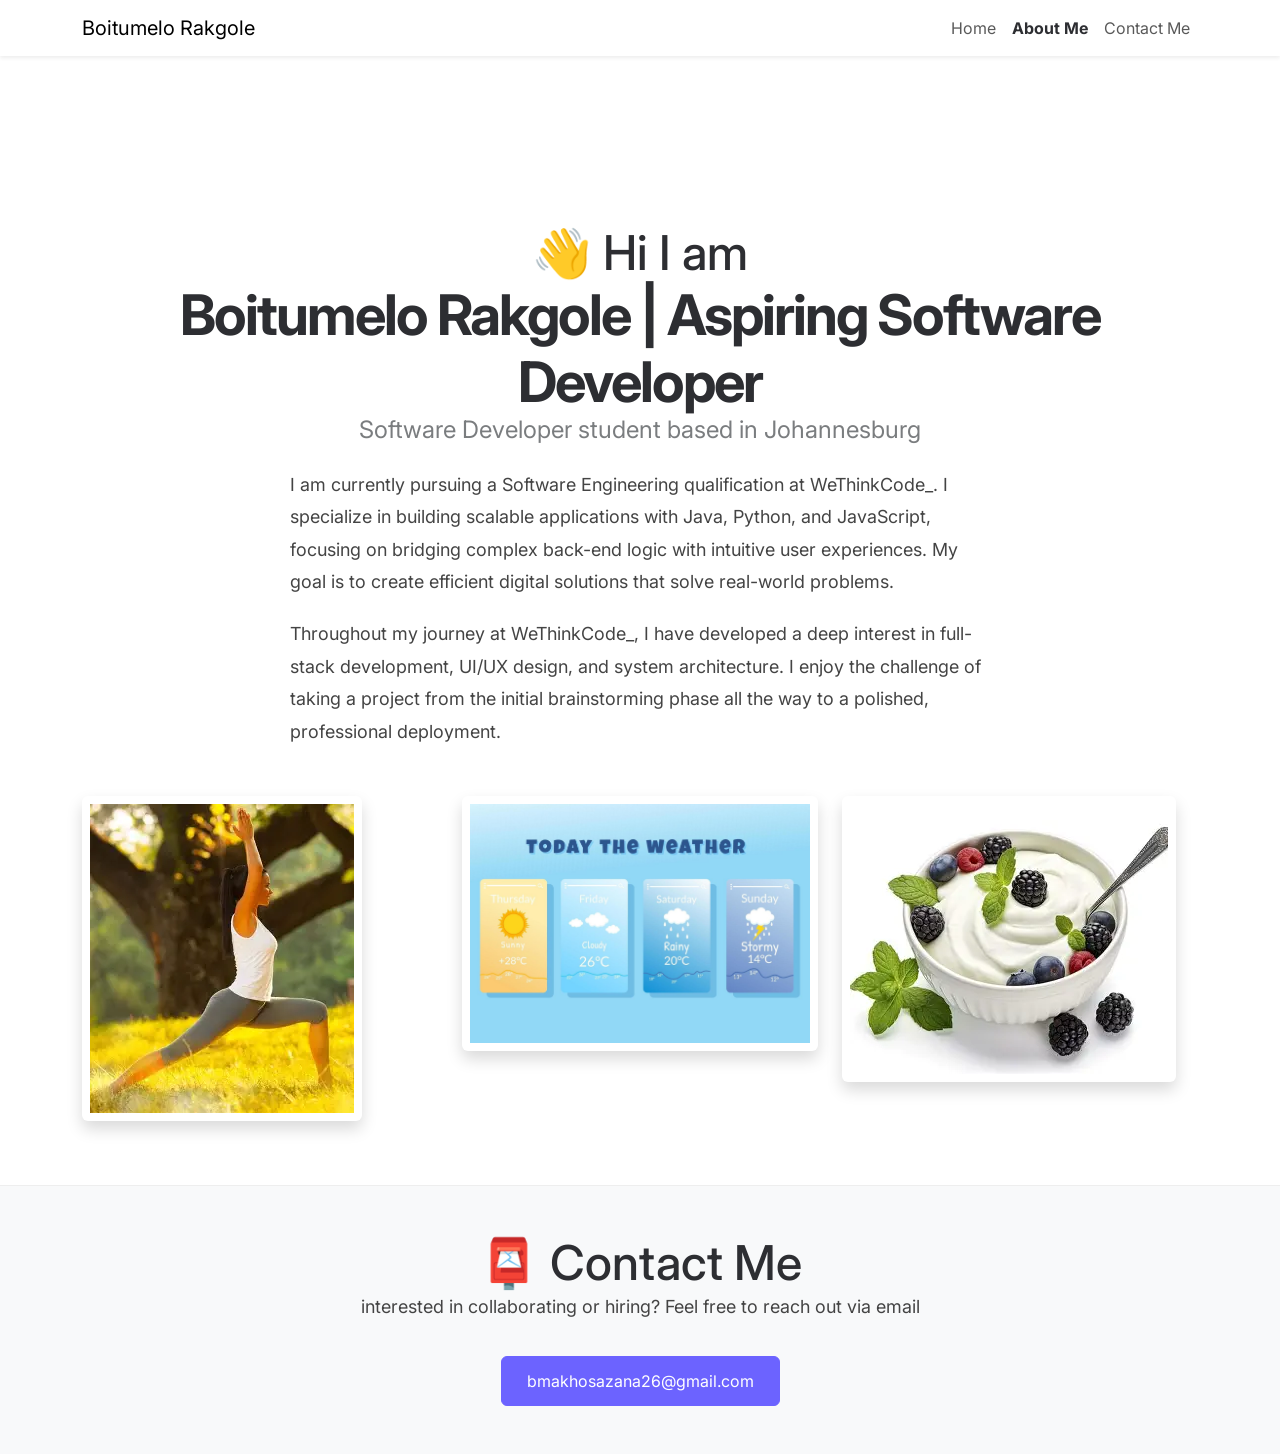
<file: index.html>
<!DOCTYPE html>
<html lang="en">
  <head>
    <link rel="stylesheet" href="style.css">
    <link rel="icon" type="image/png" href="images/favicon.png">
    <link rel="apple-touch-icon" href="images/apple-touch-icon.png">

    <link href="https://cdn.jsdelivr.net/npm/bootstrap@5.3.3/dist/css/bootstrap.min.css" rel="stylesheet" />
    <link rel="stylesheet" href="style.css" /> 
    
    <link rel="preconnect" href="https://fonts.googleapis.com">
    <link rel="preconnect" href="https://fonts.gstatic.com" crossorigin>
    <link href="https://fonts.googleapis.com/css2?family=Inter:wght@400;700&display=swap" rel="stylesheet">

    <meta charset="UTF-8" />
    <meta http-equiv="X-UA-Compatible" content="IE=edge" />
    <meta name="viewport" content="width=device-width, initial-scale=1.0" />
    <meta name="description" content="Portfolio of Boitumelo Rakgole, a Software Development student at WeThinkCode_ specializing in Java, Python, and JavaScript applications.">
    <title>Boitumelo Rakgole | Portfolio</title>

  </head>
  <body>
    <!-- Navigation -->
    <nav
      class="navbar navbar-expand-lg navbar-light bg-light fixed-top shadow-sm"
    >
      <div class="container">
        <!-- Changed branding from Matt Delac to your name -->
        <a class="navbar-brand" href="index.html">Boitumelo Rakgole</a>
        <button
          class="navbar-toggler"
          type="button"
          data-bs-toggle="collapse"
          data-bs-target="#navbarNav"
          aria-controls="navbarNav"
          aria-expanded="false"
          aria-label="Toggle navigation"
        >
          <span class="navbar-toggler-icon"></span>
        </button>
        <div class="collapse navbar-collapse" id="navbarNav">
          <ul class="navbar-nav ms-auto">
            <!-- ms-auto pushes links to the right -->
            <li class="nav-item">
              <a class="nav-link" href="index.html">Home</a>
            </li>
            <li class="nav-item">
              <a class="nav-link active" href="about.html">About Me</a>
            </li>
            <li class="nav-item">
              <a class="nav-link" href="#contact">Contact Me</a>
            </li>
          </ul>
        </div>
      </div>
    </nav>

    <!-- Hero Section -->
    <div class="container text-center mt-5 pt-5">
      <h2 class="mt-5">👋 Hi I am</h2>
      <h1 class="display-4 fw-bold">Boitumelo Rakgole | Aspiring Software Developer</h1>
      <h3 class="text-muted">
        Software Developer student based in Johannesburg
      </h3>

      <div class="about-paragraphs mt-4 mx-auto" style="max-width: 700px">
        <p>
            I am currently pursuing a Software Engineering qualification at WeThinkCode_. I specialize in 
            building scalable applications with Java, Python, and JavaScript, focusing on bridging complex 
            back-end logic with intuitive user experiences. My goal is to create efficient digital solutions 
            that solve real-world problems.
        </p>
        <p>
            Throughout my journey at WeThinkCode_, I have developed a deep interest in full-stack development, 
            UI/UX design, and system architecture. I enjoy the challenge of taking a project from the 
            initial brainstorming phase all the way to a polished, professional deployment.
        </p>
      </div>
    </div>

    <!-- Projects Grid -->
    <div class="container mt-5">
      <div class="row">
        <div class="col-sm-4 mb-3">
          <img
            src="images/yoga.webp"
            class="img-fluid p-2 shadow rounded"
            alt="Project 1"
          />
        </div>
        <div class="col-sm-4 mb-3">
          <img
            src="images/weather.jpg"
            class="img-fluid p-2 shadow rounded"
            alt="Project 2"
          />
        </div>
        <div class="col-sm-4 mb-3">
          <img
            src="images/yogurt.webp"
            class="img-fluid p-2 shadow rounded"
            alt="Project 3"
          />
        </div>
      </div>
    </div>

    <!-- Contact Section -->
    <div id="contact" class="mt-5 py-5 bg-light">
      <h2 class="text-center">📮 Contact Me</h2>
      <div class="text-center">
        <p>interested in collaborating or hiring? Feel free to reach out via email</p>
        <a href="mailto:bmakhosazana26@gmail.com" class="btn btn-primary mt-3">
          bmakhosazana26@gmail.com
        </a>
      </div>
    </div>

    <!-- Critical: Added Bootstrap JS so the mobile menu (hamburger) actually opens -->
    <script src="https://cdn.jsdelivr.net/npm/bootstrap@5.3.3/dist/js/bootstrap.bundle.min.js"></script>
  </body>
</html>
</file>
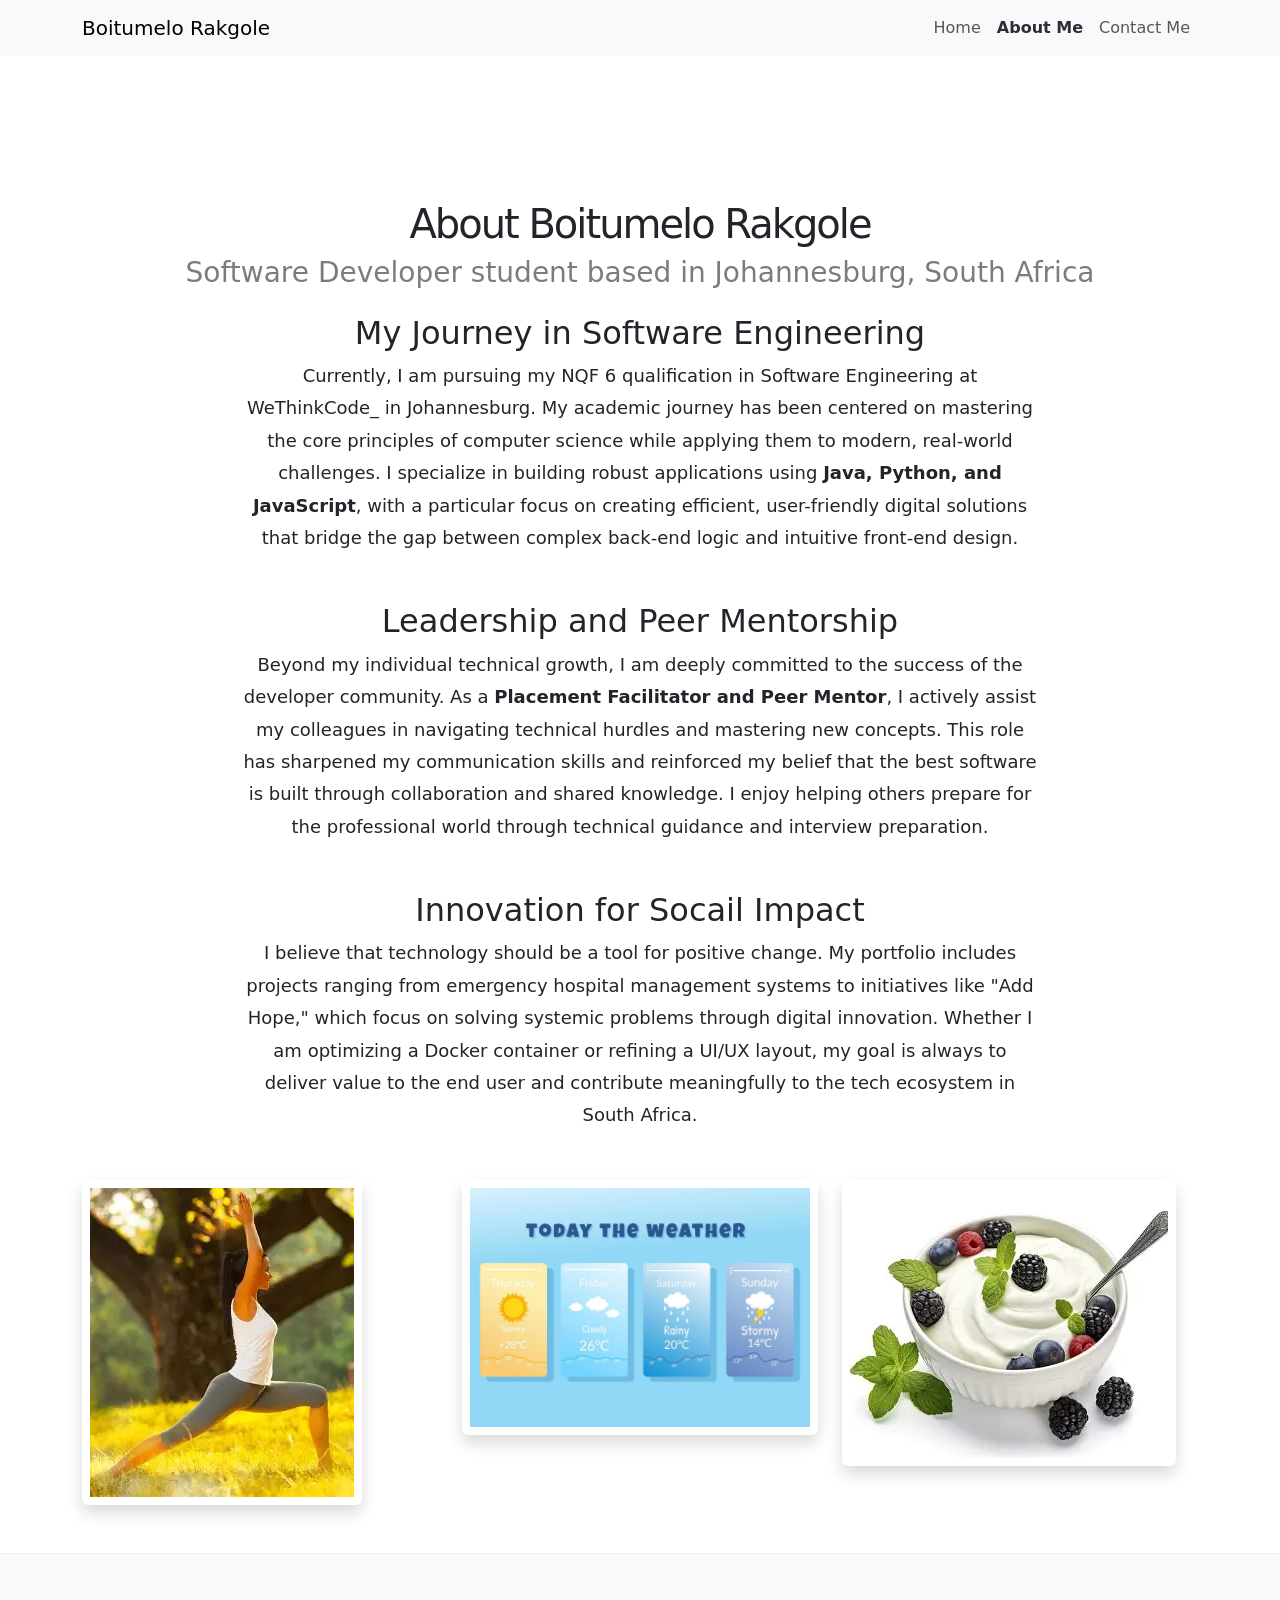
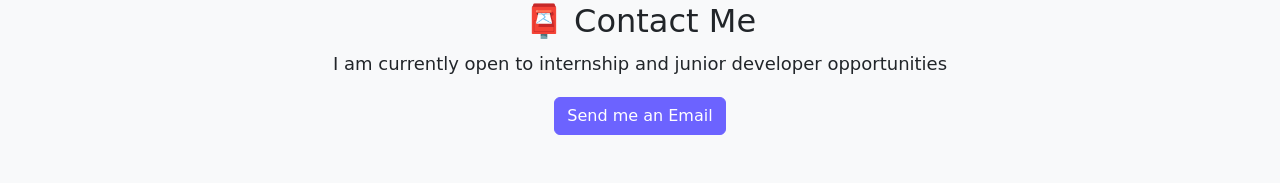
<file: about.html>
<!DOCTYPE html>
<html lang="en">
  <head>
    <link rel="stylesheet" href="style.css" />
    <link href="https://cdn.jsdelivr.net/npm/bootstrap@5.3.3/dist/css/bootstrap.min.css" rel="stylesheet"/>

    <link rel="icon" type="image/png" href="images/favicon.png">
    <link rel="apple-touch-icon" href="images/apple-touch-icon.png">
    <link href="https://cdn.jsdelivr.net/npm/bootstrap@5.3.3/dist/css/bootstrap.min.css" rel="stylesheet" />

    <link rel="preconnect" href="https://fonts.googleapis.com">
    <link rel="preconnect" href="https://fonts.gstatic.com" crossorigin>
    <link href="https://fonts.googleapis.com/css2?family=Inter:wght@400;700&display=swap" rel="stylesheet">

    <meta charset="UTF-8" />
    <meta http-equiv="X-UA-Compatible" content="IE=edge" />
    <meta name="viewport" content="width=device-width, initial-scale=1.0" />
    <meta name="description" content="Learn more about Boitumelo Rakgole, a software developer student in Johannesburg focused on Java, Python, and social impact projects.">

   
    <script src="https://cdn.jsdelivr.net/npm/bootstrap@5.3.3/dist/js/bootstrap.bundle.min.js"></script>

    
    <title>About Boitumelo Rakgole | Professional Background</title>
  </head>
  <body>
    <nav class="navbar navbar-expand-lg navbar-light bg-light fixed-top">
      <div class="container">
        <a class="navbar-brand" href="index.html">Boitumelo Rakgole</a>
        <button
          class="navbar-toggler"
          type="button"
          data-bs-toggle="collapse"
          data-bs-target="#navbarNav"
          aria-controls="navbarNav"
          aria-expanded="false"
          aria-label="Toggle navigation"
        >
          <span class="navbar-toggler-icon"></span>
        </button>
        <div class="collapse navbar-collapse" id="navbarNav">
          <ul class="navbar-nav ms-auto">
            <li class="nav-item">
              <a class="nav-link" href="index.html">Home</a>
            </li>
            <li class="nav-item">
              <a class="nav-link active" href="about.html">About Me</a>
            </li>
            <li class="nav-item">
              <a class="nav-link" href="#contact">Contact Me</a>
            </li>
          </ul>
        </div>
      </div>
    </nav>

    <div class="container mt-5 pt-5">
      <h1 class="text-center mt-4">About Boitumelo Rakgole</h1>
      <h3 class="text-center text-muted">
        Software Developer student based in Johannesburg, South Africa </h3>

      <div class="about-paragraphs text-center mt-4 mx-auto" style="max-width: 800px">
        <section class="mb-5">
            <h2>My Journey in Software Engineering</h2>
              <p>
                Currently, I am pursuing my NQF 6 qualification in Software Engineering at WeThinkCode_ in Johannesburg. 
                My academic journey has been centered on mastering the core principles of computer science while 
                applying them to modern, real-world challenges. I specialize in building robust applications using 
                <strong>Java, Python, and JavaScript</strong>, with a particular focus on creating efficient, 
                user-friendly digital solutions that bridge the gap between complex back-end logic and 
                intuitive front-end design.
            </p>
        </section>

       <section class="mb-5">
            <h2>Leadership and Peer Mentorship</h2>
            <p>
                Beyond my individual technical growth, I am deeply committed to the success of the developer community. 
                As a <strong>Placement Facilitator and Peer Mentor</strong>, I actively assist my colleagues in 
                navigating technical hurdles and mastering new concepts. This role has sharpened my communication skills 
                and reinforced my belief that the best software is built through collaboration and shared knowledge. 
                I enjoy helping others prepare for the professional world through technical guidance and 
                interview preparation.
            </p>
        </section>

        <section class="mb-5">
            <h2>Innovation for Socail Impact</h2>
            <p>
                I believe that technology should be a tool for positive change. My portfolio includes projects 
                ranging from emergency hospital management systems to initiatives like "Add Hope," which focus on 
                solving systemic problems through digital innovation. Whether I am optimizing a Docker container 
                or refining a UI/UX layout, my goal is always to deliver value to the end user and contribute 
                meaningfully to the tech ecosystem in South Africa.
            </p>

        </section>
      </div>
    </div>

    <div class="container mt-5">
      <div class="row">
        <div class="col-sm-4">
          <img
            src="images/yoga.webp"
            alt="Yoga Project"
            class="img-fluid p-2 shadow rounded"
          />
        </div>
        <div class="col-sm-4">
          <img
            src="images/weather.jpg"
            alt="Weather Project"
            class="img-fluid p-2 shadow rounded"
          />
        </div>
        <div class="col-sm-4">
          <img
            src="images/yogurt.webp"
            alt="Yogurt Project"
            class="img-fluid p-2 shadow rounded"
          />
        </div>
      </div>
    </div>

    <div id="contact" class="mt-5 py-5 bg-light">
        <div class="container text-center">
            <h2 class="text-center">📮 Contact Me</h2>
            <p>I am currently open to internship and junior developer opportunities</p>
            <a href="mailto:your-email@example.com" class="btn btn-primary">Send me an Email</a>
        </div>
    </div>

    <script src="https://cdn.jsdelivr.net/npm/bootstrap@5.3.3/dist/js/bootstrap.bundle.min.js"></script>
  </body>
</html>
</file>
<file: style.css>
:root {
  --primary-color: #6c63ff;
  --secondary-color: #f5f2fe;
  --box-shadow: 0 5px 15px rgba(108, 99, 255, 0.2);
  --heading-color: #2d2e32;
}

body {
  padding-top: 80px;
  font-family: 'Inter', sans-serif;
  color: #444;
}

h1,
h2,
h3 {
  margin: 0;
  color: var(--heading-color);
}

h1 {
  font-size: clamp(48px, 8vw, 96px);
  letter-spacing: -2px;
}

h2 {
  font-size: clamp(32px, 5vw, 48px);
}

h3 {
  font-size: 24px;
  opacity: 0.8;
  font-weight: 400;
}

p {
  font-size: 18px;
  line-height: 1.8;
}

.navbar {
  background-color: rgba(255, 255, 255, 0.95) !important;
  backdrop-filter: blur(5px);
}

.nav-link.active {
  color: var(--heading-color) !important;
  font-weight: bold;
}

.img-fluid {
  transition: transform 0.3s ease, box-shadow 0.3s ease;
}

.img-fluid:hover {
  transform: translateY(-5px);
  box-shadow: 0 10px 20px rgba(0, 0, 0, 0.15) !important;
}

.btn-primary {
  background-color: var(--primary-color) !important;
  border-color: var(--primary-color) !important;
  padding: 12px 25px;
  transition: all 0.3s ease;
}

.btn-primary:hover {
  filter: brightness(90%);
  transform: translateY(-2px);
  box-shadow: var(--box-shadow);
}

.about-paragraphs {
  margin: 40px auto;
  text-align: left; 
}

.about-paragraphs p {
  margin-bottom: 20px;
}

#contact {
  border-top: 1px solid #eee;
}

.email-link {
  color: var(--primary-color);
  font-size: 24px;
  text-decoration: none;
  font-weight: 600;
  transition: opacity 0.2s;
}

.email-link:hover {
  opacity: 0.7;
  text-decoration: none;
}

.navigation-links {
  display: flex;
  margin-top: 40px;
  justify-content: center;
}

.navigation-links a {
  margin: 20px;
}

.primary-link {
  border-radius: 4px;
  padding: 20px 15px;
  text-decoration: none;
  text-transform: capitalize;
  background: var(--primary-color);
  box-shadow: var(--box-shadow);
  color: white;
  display: inline-block;
  transition: all 0.3s ease;
}

.secondary-link {
  border-radius: 4px;
  padding: 20px 15px;
  text-decoration: none;
  text-transform: capitalize;
  color: var(--primary-color);
  border: 1px solid var(--primary-color);
  display: inline-block;
  transition: all 0.3s ease;
}

.homepage-link {
  color: var(--primary-color);
  text-align: center;
  display: block;
}


.email-link:hover {
  text-decoration: underline;
}
</file>
